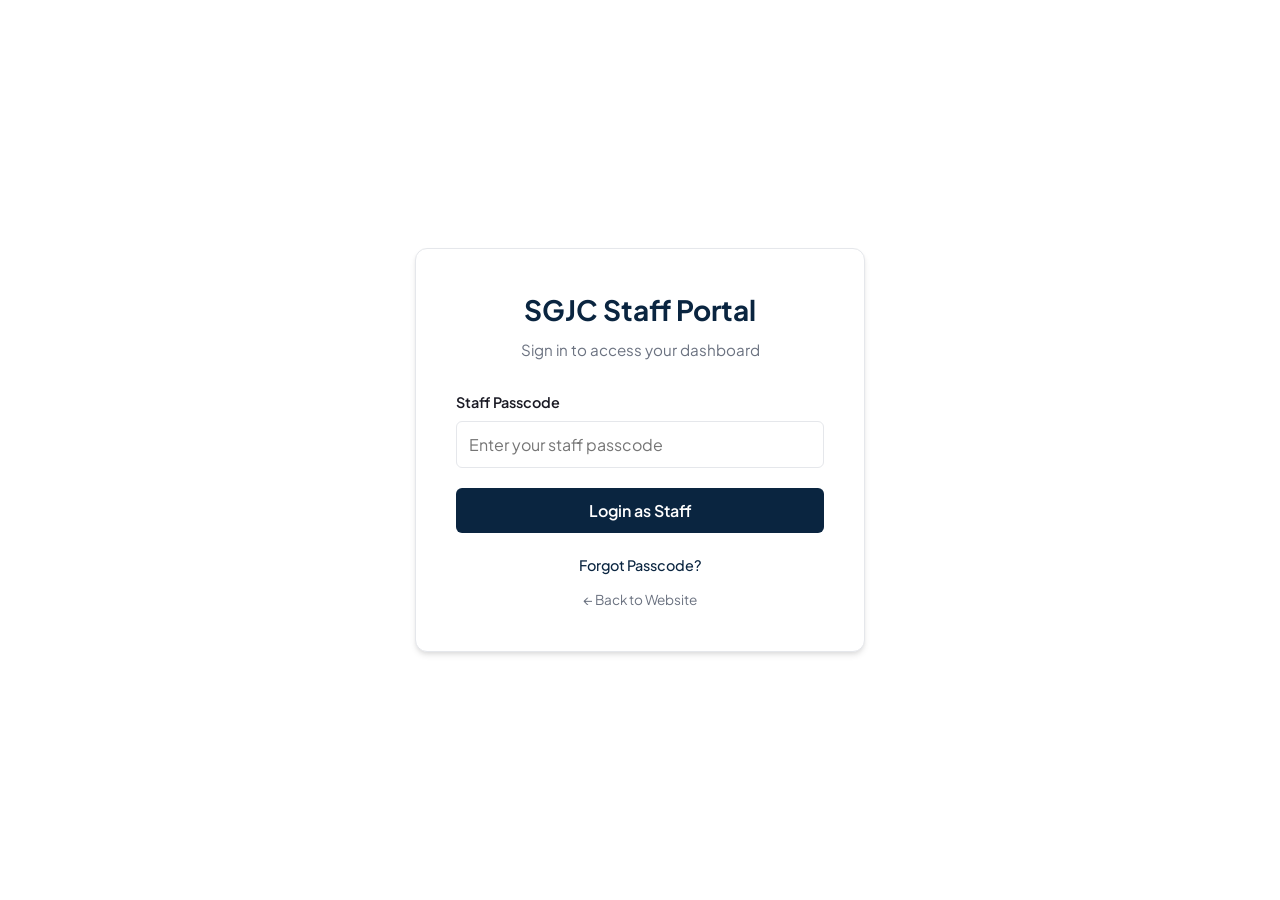
<file: public/staff-login.html>
<!DOCTYPE html>
<html lang="en">
<head>
    <meta charset="UTF-8">
    <meta name="viewport" content="width=device-width, initial-scale=1.0">
    <title>SGJC Staff Login</title>
    <link href="https://fonts.googleapis.com/css2?family=Plus+Jakarta+Sans:wght@400;500;600;700&display=swap" rel="stylesheet">
    <link rel="stylesheet" href="official-portal.css">
</head>
<body class="login-page">

    <div class="login-card">
        <div class="login-header">
            <h1>SGJC Staff Portal</h1>
            <p>Sign in to access your dashboard</p>
        </div>

        <form id="staff-login">
            <div id="staff-alert" class="alert"></div>
            
            <div class="form-group">
                <label class="form-label">Staff Passcode</label>
                <input type="password" id="staff-passcode" class="form-control" placeholder="Enter your staff passcode" required>
            </div>
            
            <button type="submit" class="btn btn-primary btn-block">Login as Staff</button>
            
            <div style="text-align: center; margin-top: 20px;">
                <a href="javascript:void(0)" onclick="openForgotPasswordModal()" style="color: var(--primary); font-size: 0.9rem; font-weight: 500;">Forgot Passcode?</a>
            </div>
            <div style="text-align: center; margin-top: 10px;">
                <a href="/" style="color: var(--text-muted); font-size: 0.85rem;">&larr; Back to Website</a>
            </div>
        </form>
    </div>

    <!-- Forgot Password Modal -->
    <div id="forgot-password-modal" class="modal-overlay">
        <div class="modal-content">
            <div class="modal-header">
                <h3>Forgot Passcode</h3>
                <button class="modal-close" onclick="closeModal('forgot-password-modal')">&times;</button>
            </div>
            
            <form id="forgot-request-form">
                <div id="forgot-alert" class="alert"></div>
                <p style="font-size: 0.9rem; color: var(--text-muted); margin-bottom: 15px;">Enter your Staff ID to request a password reset code from the admin.</p>
                <div class="form-group">
                    <label class="form-label">Staff ID</label>
                    <input type="text" id="forgot-id" class="form-control" required>
                </div>
                <div class="modal-footer">
                    <button type="button" class="btn btn-outline" onclick="closeModal('forgot-password-modal')">Cancel</button>
                    <button type="submit" class="btn btn-primary">Request Code</button>
                </div>
            </form>

            <form id="forgot-reset-form" style="display: none;">
                <div id="reset-alert" class="alert alert-success">Request sent! Ask admin for verification code.</div>
                <div class="form-group">
                    <label class="form-label">Verification Code</label>
                    <input type="text" id="reset-code" class="form-control" required>
                </div>
                <div class="form-group">
                    <label class="form-label">New Passcode</label>
                    <input type="password" id="reset-new-pass" class="form-control" required minlength="4">
                </div>
                <div class="modal-footer">
                    <button type="button" class="btn btn-outline" onclick="closeModal('forgot-password-modal')">Cancel</button>
                    <button type="submit" class="btn btn-primary">Reset Passcode</button>
                </div>
            </form>
        </div>
    </div>

    <script src="portal.js"></script>
    <script>
        const session = sessionManager.getSession();
        if (session && session.type === 'staff') {
            window.location.href = 'staff-dashboard.html';
        }

        document.getElementById('staff-login').addEventListener('submit', async (e) => {
            e.preventDefault();
            const code = document.getElementById('staff-passcode').value;
            const staff = await staffApi.verifyLogin(code);
            if (staff) {
                sessionManager.createSession('staff', staff.id);
                window.location.href = 'staff-dashboard.html';
            } else {
                const alertBox = document.getElementById('staff-alert');
                alertBox.className = 'alert alert-error';
                alertBox.textContent = 'Invalid staff passcode.';
            }
        });

        function openModal(id) { document.getElementById(id).classList.add('active'); }
        function closeModal(id) { document.getElementById(id).classList.remove('active'); }

        function openForgotPasswordModal() {
            document.getElementById('forgot-request-form').reset();
            document.getElementById('forgot-reset-form').reset();
            document.getElementById('forgot-request-form').style.display = 'block';
            document.getElementById('forgot-reset-form').style.display = 'none';
            document.getElementById('forgot-alert').style.display = 'none';
            openModal('forgot-password-modal');
        }

        document.getElementById('forgot-request-form').addEventListener('submit', async (e) => {
            e.preventDefault();
            const id = document.getElementById('forgot-id').value;
            const res = await sharedApi.forgotPassword(id, 'staff');
            if (res.success) {
                document.getElementById('forgot-request-form').style.display = 'none';
                document.getElementById('forgot-reset-form').style.display = 'block';
                document.getElementById('reset-alert').style.display = 'block';
            } else {
                const alertBox = document.getElementById('forgot-alert');
                alertBox.className = 'alert alert-error';
                alertBox.textContent = res.error || 'Failed to send request.';
                alertBox.style.display = 'block';
            }
        });

        document.getElementById('forgot-reset-form').addEventListener('submit', async (e) => {
            e.preventDefault();
            const id = document.getElementById('forgot-id').value;
            const code = document.getElementById('reset-code').value;
            const newPass = document.getElementById('reset-new-pass').value;
            
            const res = await sharedApi.resetPassword(id, 'staff', code, newPass);
            if (res.success) {
                alert("Passcode reset successfully. You can now login.");
                closeModal('forgot-password-modal');
            } else {
                const alertBox = document.getElementById('reset-alert');
                alertBox.className = 'alert alert-error';
                alertBox.textContent = res.error || 'Invalid code.';
            }
        });
    </script>
</body>
</html>
</file>
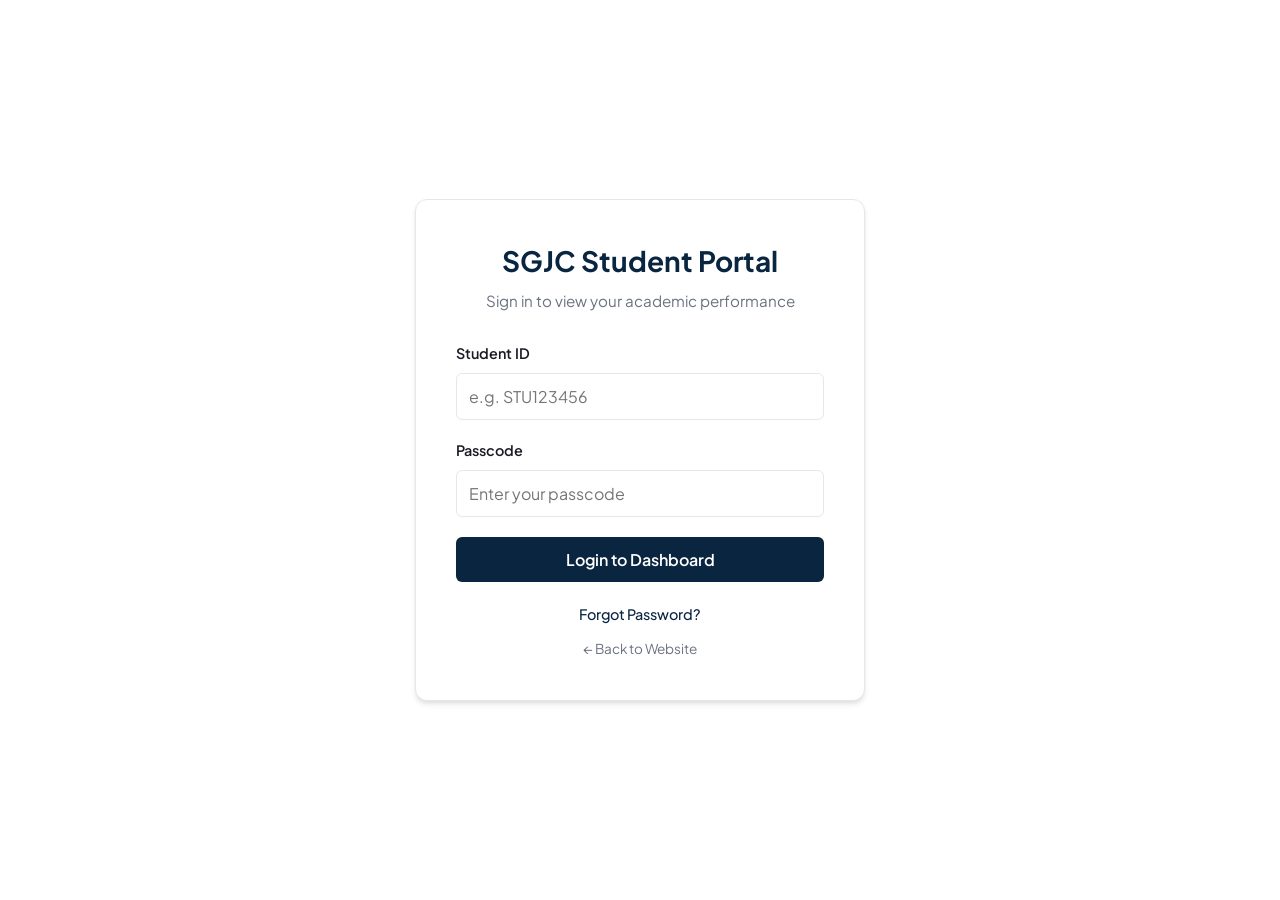
<file: public/student-login.html>
<!DOCTYPE html>
<html lang="en">
<head>
    <meta charset="UTF-8">
    <meta name="viewport" content="width=device-width, initial-scale=1.0">
    <title>SGJC Student Login</title>
    <link href="https://fonts.googleapis.com/css2?family=Plus+Jakarta+Sans:wght@400;500;600;700&display=swap" rel="stylesheet">
    <link rel="stylesheet" href="official-portal.css">
</head>
<body class="login-page">

    <div class="login-card">
        <div class="login-header">
            <h1>SGJC Student Portal</h1>
            <p>Sign in to view your academic performance</p>
        </div>

        <form id="student-login">
            <div id="student-alert" class="alert"></div>
            
            <div class="form-group">
                <label class="form-label">Student ID</label>
                <input type="text" id="student-id" class="form-control" placeholder="e.g. STU123456" required>
            </div>
            
            <div class="form-group">
                <label class="form-label">Passcode</label>
                <input type="password" id="student-passcode" class="form-control" placeholder="Enter your passcode" required>
            </div>
            
            <button type="submit" class="btn btn-primary btn-block">Login to Dashboard</button>
            
            <div style="text-align: center; margin-top: 20px;">
                <a href="javascript:void(0)" onclick="openForgotPasswordModal()" style="color: var(--primary); font-size: 0.9rem; font-weight: 500;">Forgot Password?</a>
            </div>
            <div style="text-align: center; margin-top: 10px;">
                <a href="/" style="color: var(--text-muted); font-size: 0.85rem;">&larr; Back to Website</a>
            </div>
        </form>
    </div>

    <!-- Forgot Password Modal -->
    <div id="forgot-password-modal" class="modal-overlay">
        <div class="modal-content">
            <div class="modal-header">
                <h3>Forgot Password</h3>
                <button class="modal-close" onclick="closeModal('forgot-password-modal')">&times;</button>
            </div>
            
            <form id="forgot-request-form">
                <div id="forgot-alert" class="alert"></div>
                <p style="font-size: 0.9rem; color: var(--text-muted); margin-bottom: 15px;">Enter your ID to request a password reset code from the admin.</p>
                <div class="form-group">
                    <label class="form-label">Student ID</label>
                    <input type="text" id="forgot-id" class="form-control" required>
                </div>
                <div class="modal-footer">
                    <button type="button" class="btn btn-outline" onclick="closeModal('forgot-password-modal')">Cancel</button>
                    <button type="submit" class="btn btn-primary">Request Code</button>
                </div>
            </form>

            <form id="forgot-reset-form" style="display: none;">
                <div id="reset-alert" class="alert alert-success">Request sent! Ask admin for verification code.</div>
                <div class="form-group">
                    <label class="form-label">Verification Code</label>
                    <input type="text" id="reset-code" class="form-control" required>
                </div>
                <div class="form-group">
                    <label class="form-label">New Passcode</label>
                    <input type="password" id="reset-new-pass" class="form-control" required minlength="4">
                </div>
                <div class="modal-footer">
                    <button type="button" class="btn btn-outline" onclick="closeModal('forgot-password-modal')">Cancel</button>
                    <button type="submit" class="btn btn-primary">Reset Password</button>
                </div>
            </form>
        </div>
    </div>

    <script src="portal.js"></script>
    <script>
        const session = sessionManager.getSession();
        if (session && session.type === 'student') {
            window.location.href = 'student-dashboard.html';
        }

        document.getElementById('student-login').addEventListener('submit', async (e) => {
            e.preventDefault();
            const stId = document.getElementById('student-id').value;
            const code = document.getElementById('student-passcode').value;
            const student = await studentApi.verifyLogin(stId, code);
            if (student) {
                sessionManager.createSession('student', student.id);
                window.location.href = 'student-dashboard.html';
            } else {
                const alertBox = document.getElementById('student-alert');
                alertBox.className = 'alert alert-error';
                alertBox.textContent = 'Invalid Student ID or passcode.';
            }
        });

        function openModal(id) { document.getElementById(id).classList.add('active'); }
        function closeModal(id) { document.getElementById(id).classList.remove('active'); }

        function openForgotPasswordModal() {
            document.getElementById('forgot-request-form').reset();
            document.getElementById('forgot-reset-form').reset();
            document.getElementById('forgot-request-form').style.display = 'block';
            document.getElementById('forgot-reset-form').style.display = 'none';
            document.getElementById('forgot-alert').style.display = 'none';
            openModal('forgot-password-modal');
        }

        document.getElementById('forgot-request-form').addEventListener('submit', async (e) => {
            e.preventDefault();
            const id = document.getElementById('forgot-id').value;
            const res = await sharedApi.forgotPassword(id, 'student');
            if (res.success) {
                document.getElementById('forgot-request-form').style.display = 'none';
                document.getElementById('forgot-reset-form').style.display = 'block';
                document.getElementById('reset-alert').style.display = 'block';
            } else {
                const alertBox = document.getElementById('forgot-alert');
                alertBox.className = 'alert alert-error';
                alertBox.textContent = res.error || 'Failed to send request.';
                alertBox.style.display = 'block';
            }
        });

        document.getElementById('forgot-reset-form').addEventListener('submit', async (e) => {
            e.preventDefault();
            const id = document.getElementById('forgot-id').value;
            const code = document.getElementById('reset-code').value;
            const newPass = document.getElementById('reset-new-pass').value;
            
            const res = await sharedApi.resetPassword(id, 'student', code, newPass);
            if (res.success) {
                alert("Password reset successfully. You can now login.");
                closeModal('forgot-password-modal');
            } else {
                const alertBox = document.getElementById('reset-alert');
                alertBox.className = 'alert alert-error';
                alertBox.textContent = res.error || 'Invalid code.';
            }
        });
    </script>
</body>
</html>
</file>
<file: public/official-portal.css>
/* official-portal.css */
:root {
    --primary: #0A2540;     /* Deep enterprise blue */
    --primary-light: #2D4C6D;
    --secondary: #E3F2FD;   /* Light blue for highlights */
    --accent: #206A5D;      /* Professional green */
    --bg-light: #F4F7F6;    /* Very light grey for main dashboard body */
    --bg-white: #FFFFFF;
    --text-dark: #1A1A24;
    --text-muted: #6B7280;
    --border: #E5E7EB;
    --shadow-sm: 0 1px 2px 0 rgba(0, 0, 0, 0.05);
    --shadow-md: 0 4px 6px -1px rgba(0, 0, 0, 0.1), 0 2px 4px -1px rgba(0, 0, 0, 0.06);
    --font-stack: 'Plus Jakarta Sans', system-ui, sans-serif;
}

* { margin: 0; padding: 0; box-sizing: border-box; }
body { font-family: var(--font-stack); background: var(--bg-light); color: var(--text-dark); line-height: 1.5; }
a { text-decoration: none; color: inherit; }
ul { list-style: none; }

/* -------------------------------------
   LOGIN PAGES (Centered)
------------------------------------- */
.login-page {
    background: var(--bg-white);
    display: flex;
    align-items: center;
    justify-content: center;
    min-height: 100vh;
}

.login-card {
    background: var(--bg-white);
    border: 1px solid var(--border);
    border-radius: 12px;
    box-shadow: var(--shadow-md);
    width: 100%;
    max-width: 450px;
    padding: 40px;
}

.login-header {
    text-align: center;
    margin-bottom: 30px;
}
.login-header h1 { color: var(--primary); font-size: 1.75rem; font-weight: 700; margin-bottom: 8px; }
.login-header p { color: var(--text-muted); font-size: 0.95rem; }

/* -------------------------------------
   DASHBOARD LAYOUT (Left Sidebar)
------------------------------------- */
.dashboard-layout {
    display: flex;
    min-height: 100vh;
    background: var(--bg-light);
}

.sidebar {
    width: 260px;
    background: var(--primary);
    color: var(--bg-white);
    display: flex;
    flex-direction: column;
    flex-shrink: 0;
    position: fixed;
    height: 100vh;
    overflow-y: auto;
    overflow-x: hidden;
}

.sidebar-brand {
    padding: 24px;
    font-size: 1.5rem;
    font-weight: 800;
    letter-spacing: 1px;
    border-bottom: 1px solid rgba(255,255,255,0.1);
    display: flex;
    align-items: center;
    gap: 10px;
}

.sidebar-nav {
    padding: 20px 0;
    flex-grow: 1;
}

.sidebar-nav a {
    display: flex;
    align-items: center;
    padding: 15px 24px;
    color: rgba(255,255,255,0.7);
    font-weight: 500;
    transition: all 0.2s;
    gap: 15px;
}

.sidebar-nav a:hover, .sidebar-nav a.active {
    background: var(--primary-light);
    color: var(--bg-white);
    border-left: 4px solid var(--secondary);
}

.sidebar-nav a i { font-size: 1.1rem; width: 20px; text-align: center; }

.main-content {
    flex-grow: 1;
    margin-left: 260px; /* offset sidebar */
    padding: 40px;
    background: var(--bg-light);
    min-height: 100vh;
}

.dashboard-header {
    margin-bottom: 30px;
}
.dashboard-header h1 { font-size: 2rem; color: var(--primary); margin-bottom: 5px; }
.dashboard-header p { color: var(--text-muted); }

/* -------------------------------------
   COMPONENTS
------------------------------------- */
.card {
    background: var(--bg-white);
    border: 1px solid var(--border);
    border-radius: 8px;
    padding: 24px;
    box-shadow: var(--shadow-sm);
    margin-bottom: 24px;
}

.card-title {
    font-size: 1.25rem;
    font-weight: 600;
    color: var(--primary);
    margin-bottom: 20px;
    border-bottom: 1px solid var(--border);
    padding-bottom: 10px;
}

.grid-layout {
    display: grid;
    gap: 24px;
}

.grid-2 { grid-template-columns: 1fr 1fr; }
.grid-3 { grid-template-columns: repeat(auto-fit, minmax(250px, 1fr)); }
.grid-sidebar-layout { grid-template-columns: 3fr 1fr; }

.stat-card {
    background: var(--bg-white);
    border: 1px solid var(--border);
    border-radius: 8px;
    padding: 24px;
    display: flex;
    flex-direction: column;
    align-items: center;
    box-shadow: var(--shadow-sm);
}
.stat-card h4 { color: var(--text-muted); font-size: 0.9rem; margin-bottom: 10px; }
.stat-card .stat-val { font-size: 2rem; font-weight: 700; color: var(--primary); }

.score-circle {
    display: flex;
    align-items: center;
    justify-content: center;
    border-radius: 50%;
    background: var(--secondary);
    color: var(--primary);
    font-weight: 700;
    border: 4px solid var(--primary);
    width: 120px;
    height: 120px;
    font-size: 2rem;
    margin: 0 auto;
}

/* Forms */
.form-group { margin-bottom: 20px; }
.form-label { display: block; font-weight: 600; margin-bottom: 8px; font-size: 0.9rem; }
.form-control {
    width: 100%;
    padding: 12px;
    border: 1px solid var(--border);
    border-radius: 6px;
    font-family: var(--font-stack);
    font-size: 1rem;
    transition: border-color 0.2s;
}
.form-control:focus { outline: none; border-color: var(--primary); box-shadow: 0 0 0 3px rgba(10, 37, 64, 0.1); }

.btn {
    display: inline-block;
    padding: 12px 24px;
    border-radius: 6px;
    font-weight: 600;
    font-family: inherit;
    cursor: pointer;
    text-align: center;
    transition: all 0.2s;
    border: none;
    font-size: 1rem;
}
.btn-primary { background: var(--primary); color: white; }
.btn-primary:hover { background: var(--primary-light); }
.btn-outline { background: transparent; border: 1px solid var(--primary); color: var(--primary); }
.btn-outline:hover { background: var(--secondary); }
.btn-block { width: 100%; display: block; }
.btn-danger { background: #DC2626; color: white; }
.btn-danger:hover { background: #B91C1C; }

/* Alerts */
.alert { padding: 15px; border-radius: 6px; margin-bottom: 20px; font-weight: 500; font-size: 0.95rem; display: none; }
.alert-error { background: #FEF2F2; color: #991B1B; border: 1px solid #F87171; display: block; }
.alert-success { background: #ECFDF5; color: #065F46; border: 1px solid #34D399; display: block; }

/* Tables */
table { width: 100%; border-collapse: collapse; }
th, td { padding: 12px; text-align: left; border-bottom: 1px solid var(--border); font-size: 0.95rem; }
th { background: #F9FAFB; color: var(--text-muted); font-weight: 600; text-transform: uppercase; font-size: 0.75rem; letter-spacing: 1px; }

/* Modals */
.modal-overlay { position: fixed; top: 0; left: 0; width: 100%; height: 100%; background: rgba(0,0,0,0.5); z-index: 1000; display: none; align-items: center; justify-content: center; }
.modal-overlay.active { display: flex; }
.modal-content { background: var(--bg-white); border-radius: 8px; width: 100%; max-width: 500px; padding: 30px; box-shadow: var(--shadow-md); position: relative; }
.modal-header { display: flex; justify-content: space-between; align-items: center; margin-bottom: 20px; }
.modal-close { background: none; border: none; font-size: 1.5rem; cursor: pointer; color: var(--text-muted); }
.modal-footer { margin-top: 20px; display: flex; justify-content: flex-end; gap: 10px; }

@media (max-width: 768px) {
    .dashboard-layout { flex-direction: column; }
    .sidebar { width: 100%; height: auto; position: static; padding: 15px; }
    .sidebar-nav { display: flex; flex-direction: row; overflow-x: auto; padding-bottom: 5px; margin-top: 10px; gap: 10px; }
    .sidebar-nav a { padding: 10px 15px; margin: 0; white-space: nowrap; }
    .sidebar-nav a[style*="margin-top"] { margin-top: 0 !important; } /* Fix logout button margin */
    .main-content { margin-left: 0; padding: 15px; }
    .grid-sidebar-layout { grid-template-columns: 1fr; }
    .grid-2, .grid-3, .grid-4 { grid-template-columns: 1fr; }
    .modal-content { padding: 20px; width: 95%; max-width: none; }
    .card-title { flex-direction: column; align-items: flex-start !important; gap: 10px; }
    .card-title .btn { width: 100%; }
}
</file>
